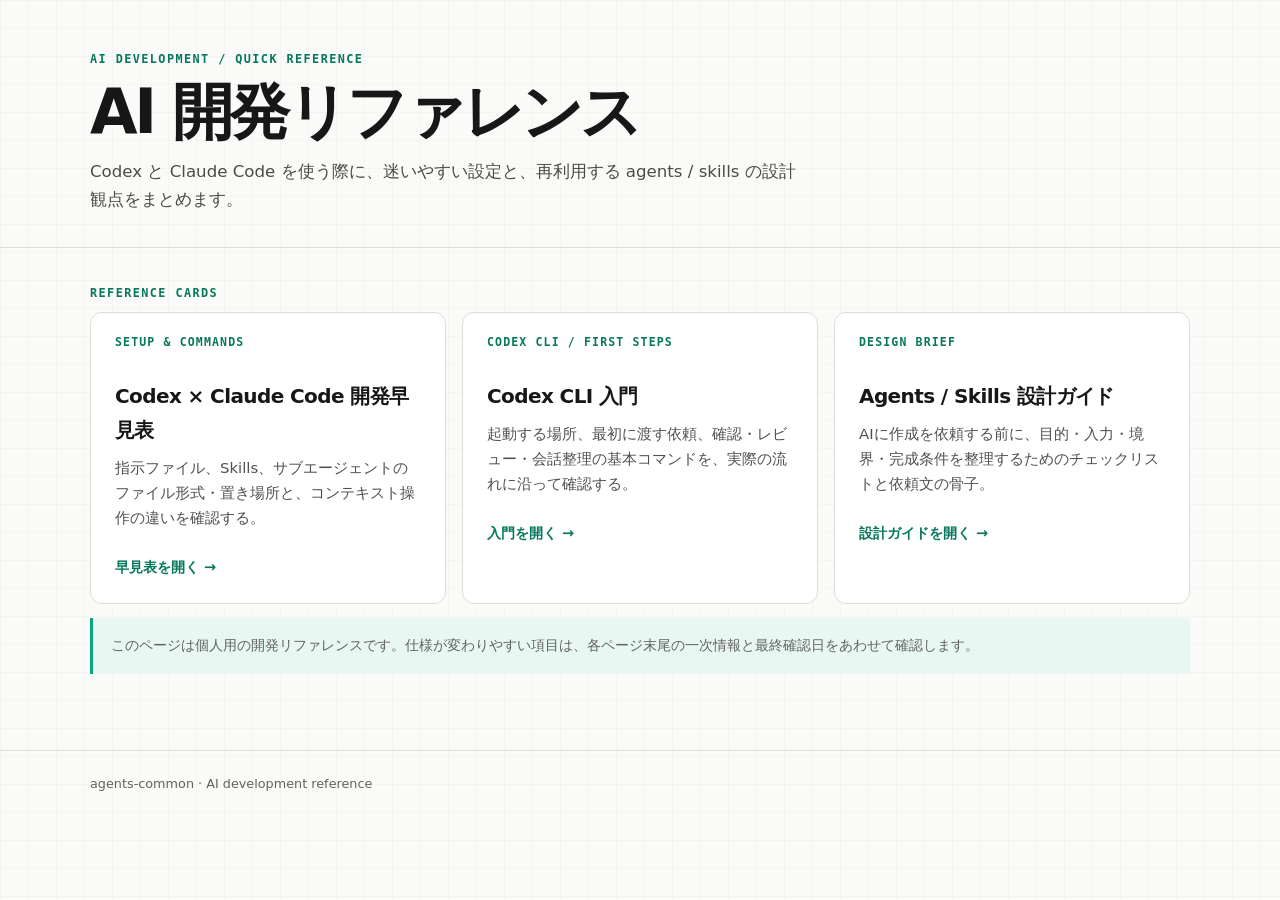
<file: docs/index.html>
<!doctype html>
<html lang="ja">
<head>
  <meta charset="utf-8">
  <meta name="viewport" content="width=device-width, initial-scale=1">
  <meta name="description" content="Codex と Claude Code を使うための個人用AI開発リファレンス">
  <title>AI 開発リファレンス | agents-common</title>
  <link rel="stylesheet" href="css/default.css">
</head>
<body>
  <header><div class="wrap">
    <p class="eyebrow">AI DEVELOPMENT / QUICK REFERENCE</p>
    <h1>AI 開発リファレンス</h1>
    <p class="lede">Codex と Claude Code を使う際に、迷いやすい設定と、再利用する agents / skills の設計観点をまとめます。</p>
  </div></header>
  <main class="wrap">
    <p class="caption">REFERENCE CARDS</p>
    <div class="cards">
      <a class="card" href="ai-dev-quick-reference.html">
        <span class="kind">SETUP &amp; COMMANDS</span>
        <h2>Codex × Claude Code 開発早見表</h2>
        <p>指示ファイル、Skills、サブエージェントのファイル形式・置き場所と、コンテキスト操作の違いを確認する。</p>
        <span class="arrow">早見表を開く →</span>
      </a>
      <a class="card" href="codex-cli-getting-started.html">
        <span class="kind">CODEX CLI / FIRST STEPS</span>
        <h2>Codex CLI 入門</h2>
        <p>起動する場所、最初に渡す依頼、確認・レビュー・会話整理の基本コマンドを、実際の流れに沿って確認する。</p>
        <span class="arrow">入門を開く →</span>
      </a>
      <a class="card" href="agents-and-skills-design-guide.html">
        <span class="kind">DESIGN BRIEF</span>
        <h2>Agents / Skills 設計ガイド</h2>
        <p>AIに作成を依頼する前に、目的・入力・境界・完成条件を整理するためのチェックリストと依頼文の骨子。</p>
        <span class="arrow">設計ガイドを開く →</span>
      </a>
    </div>
    <div class="note">このページは個人用の開発リファレンスです。仕様が変わりやすい項目は、各ページ末尾の一次情報と最終確認日をあわせて確認します。</div>
  </main>
  <footer><div class="wrap">agents-common · AI development reference</div></footer>
</body>
</html>
</file>
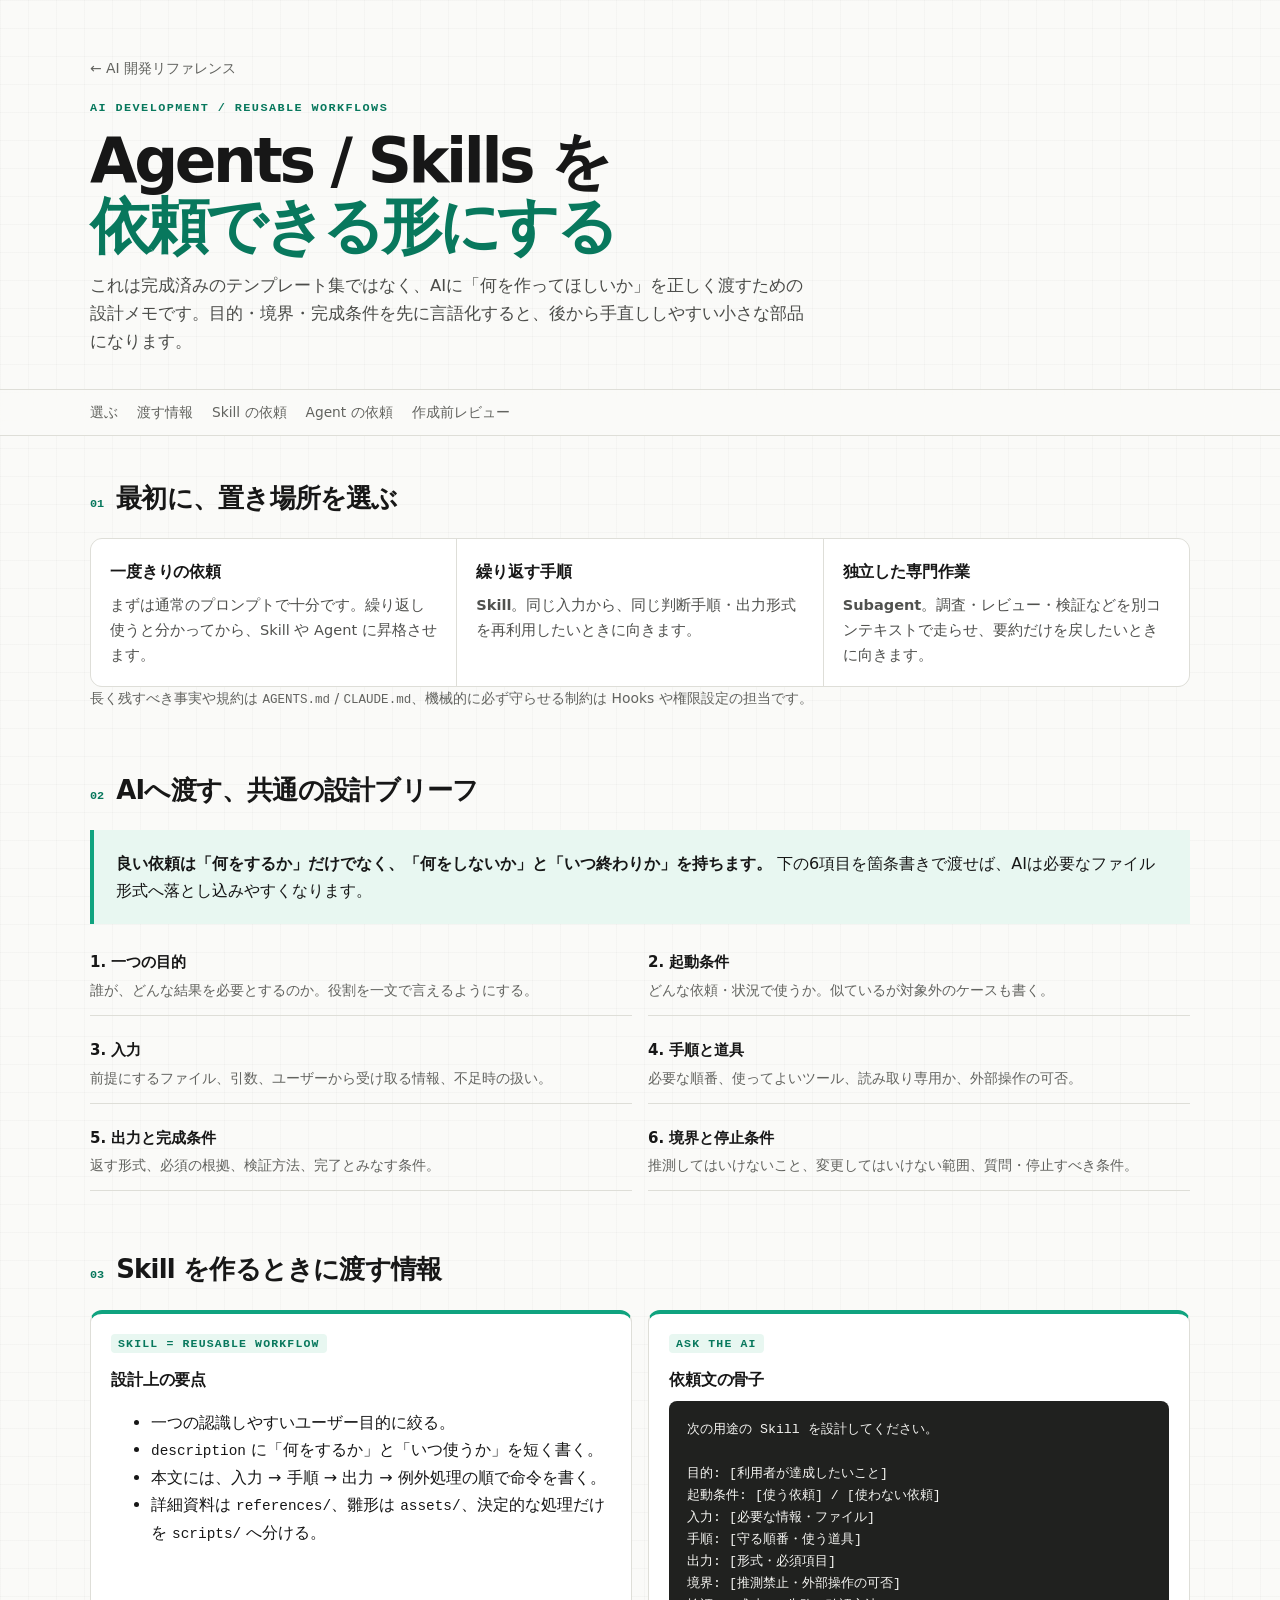
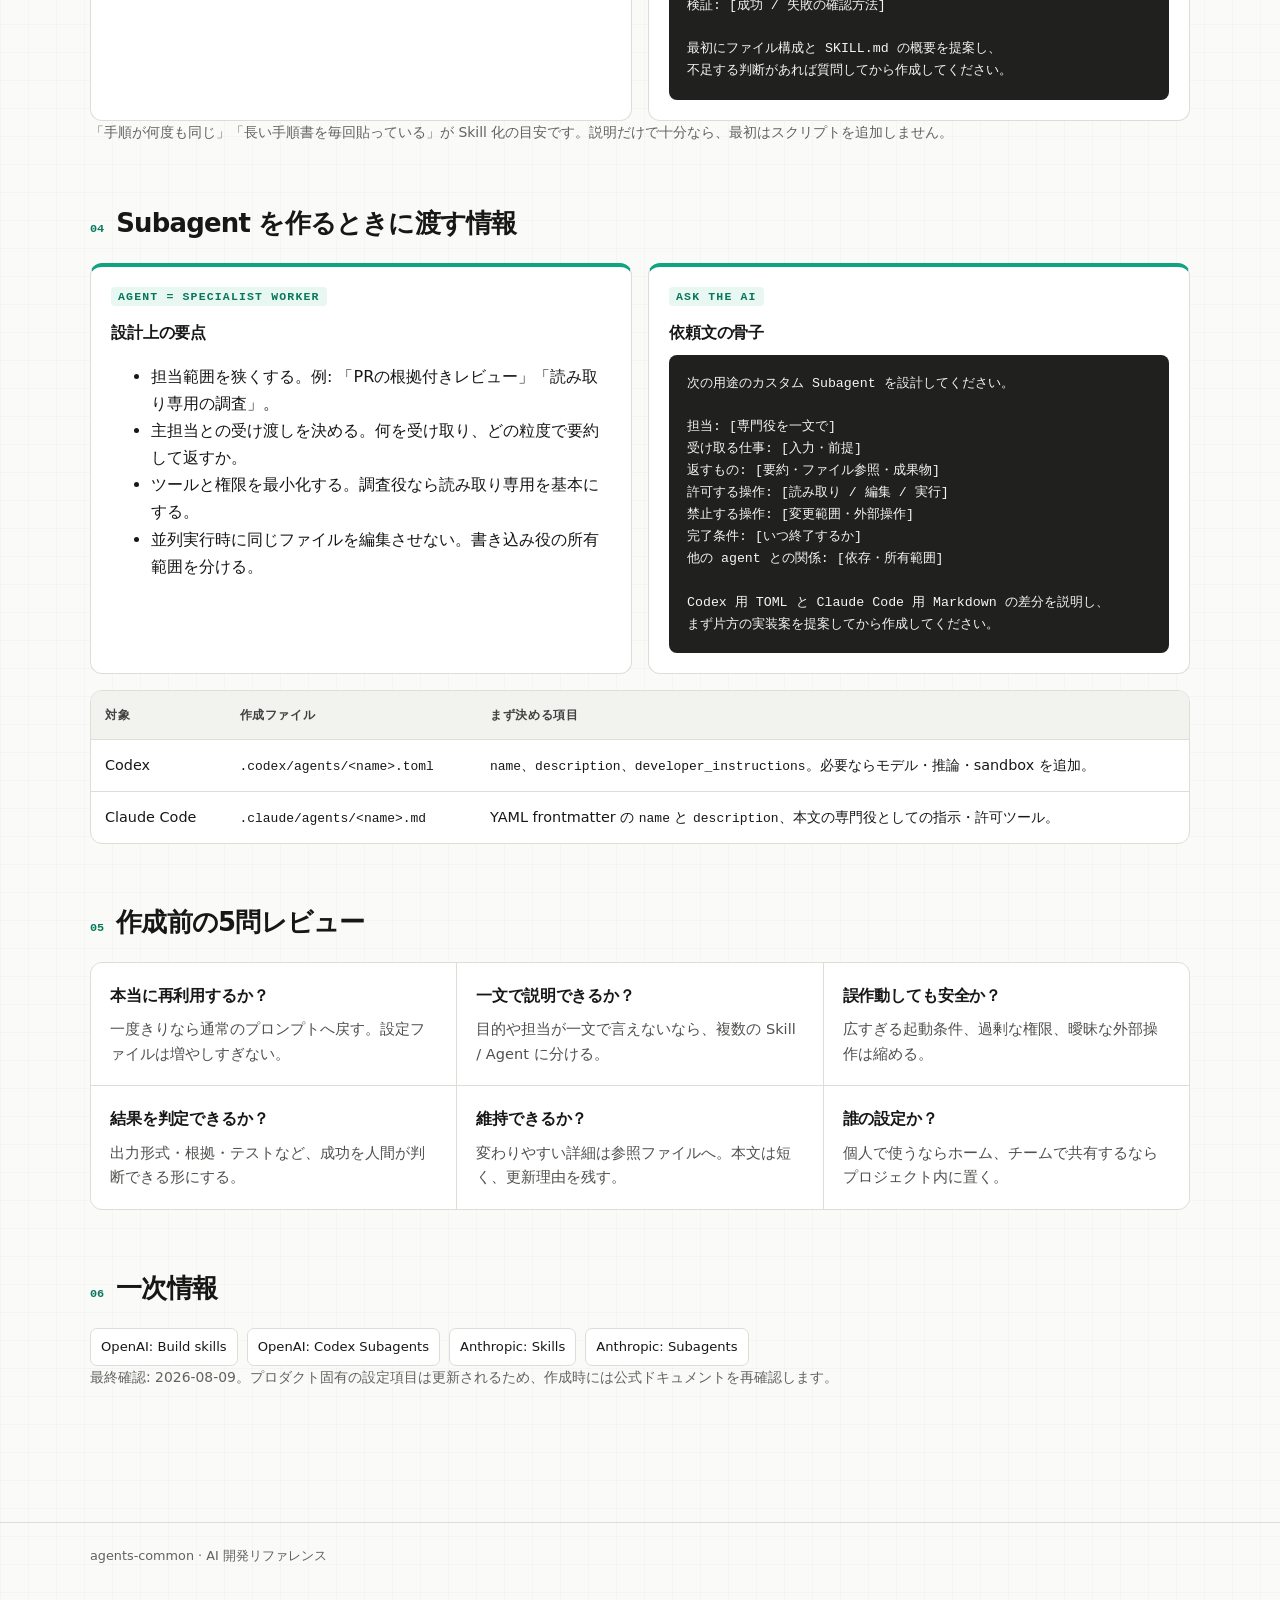
<file: docs/agents-and-skills-design-guide.html>
<!doctype html>
<html lang="ja">
<head>
  <meta charset="utf-8">
  <meta name="viewport" content="width=device-width, initial-scale=1">
  <meta name="description" content="Codex と Claude Code の agents / skills をAIと設計するための要件整理ガイド">
  <title>Agents / Skills 設計ガイド | AI 開発リファレンス</title>
  <link rel="stylesheet" href="css/default.css">
</head>
<body>
  <header><div class="wrap">
    <a class="back" href="index.html">← AI 開発リファレンス</a>
    <p class="eyebrow">AI DEVELOPMENT / REUSABLE WORKFLOWS</p>
    <h1>Agents / Skills を<br><em>依頼できる形にする</em></h1>
    <p class="lede">これは完成済みのテンプレート集ではなく、AIに「何を作ってほしいか」を正しく渡すための設計メモです。目的・境界・完成条件を先に言語化すると、後から手直ししやすい小さな部品になります。</p>
  </div></header>
  <nav aria-label="ページ内ナビゲーション"><div class="wrap">
    <a href="#choose">選ぶ</a><a href="#brief">渡す情報</a><a href="#skill">Skill の依頼</a><a href="#agent">Agent の依頼</a><a href="#review">作成前レビュー</a>
  </div></nav>
  <main class="wrap">
    <section id="choose">
      <div class="section-title"><span>01</span><h2>最初に、置き場所を選ぶ</h2></div>
      <div class="decision">
        <article><h3>一度きりの依頼</h3><p>まずは通常のプロンプトで十分です。繰り返し使うと分かってから、Skill や Agent に昇格させます。</p></article>
        <article><h3>繰り返す手順</h3><p><strong>Skill</strong>。同じ入力から、同じ判断手順・出力形式を再利用したいときに向きます。</p></article>
        <article><h3>独立した専門作業</h3><p><strong>Subagent</strong>。調査・レビュー・検証などを別コンテキストで走らせ、要約だけを戻したいときに向きます。</p></article>
      </div>
      <p class="hint">長く残すべき事実や規約は <code>AGENTS.md</code> / <code>CLAUDE.md</code>、機械的に必ず守らせる制約は Hooks や権限設定の担当です。</p>
    </section>

    <section id="brief">
      <div class="section-title"><span>02</span><h2>AIへ渡す、共通の設計ブリーフ</h2></div>
      <div class="lead-card"><p><strong>良い依頼は「何をするか」だけでなく、「何をしないか」と「いつ終わりか」を持ちます。</strong> 下の6項目を箇条書きで渡せば、AIは必要なファイル形式へ落とし込みやすくなります。</p></div>
      <ul class="checklist" style="margin-top:14px;">
        <li><strong>1. 一つの目的</strong><span>誰が、どんな結果を必要とするのか。役割を一文で言えるようにする。</span></li>
        <li><strong>2. 起動条件</strong><span>どんな依頼・状況で使うか。似ているが対象外のケースも書く。</span></li>
        <li><strong>3. 入力</strong><span>前提にするファイル、引数、ユーザーから受け取る情報、不足時の扱い。</span></li>
        <li><strong>4. 手順と道具</strong><span>必要な順番、使ってよいツール、読み取り専用か、外部操作の可否。</span></li>
        <li><strong>5. 出力と完成条件</strong><span>返す形式、必須の根拠、検証方法、完了とみなす条件。</span></li>
        <li><strong>6. 境界と停止条件</strong><span>推測してはいけないこと、変更してはいけない範囲、質問・停止すべき条件。</span></li>
      </ul>
    </section>

    <section id="skill">
      <div class="section-title"><span>03</span><h2>Skill を作るときに渡す情報</h2></div>
      <div class="split">
        <article class="card skill">
          <span class="tag">SKILL = REUSABLE WORKFLOW</span>
          <h3>設計上の要点</h3>
          <ul>
            <li>一つの認識しやすいユーザー目的に絞る。</li>
            <li><code>description</code> に「何をするか」と「いつ使うか」を短く書く。</li>
            <li>本文には、入力 → 手順 → 出力 → 例外処理の順で命令を書く。</li>
            <li>詳細資料は <code>references/</code>、雛形は <code>assets/</code>、決定的な処理だけを <code>scripts/</code> へ分ける。</li>
          </ul>
        </article>
        <article class="card skill">
          <span class="tag">ASK THE AI</span>
          <h3>依頼文の骨子</h3>
          <pre>次の用途の Skill を設計してください。

目的: [利用者が達成したいこと]
起動条件: [使う依頼] / [使わない依頼]
入力: [必要な情報・ファイル]
手順: [守る順番・使う道具]
出力: [形式・必須項目]
境界: [推測禁止・外部操作の可否]
検証: [成功 / 失敗の確認方法]

最初にファイル構成と SKILL.md の概要を提案し、
不足する判断があれば質問してから作成してください。</pre>
        </article>
      </div>
      <p class="hint">「手順が何度も同じ」「長い手順書を毎回貼っている」が Skill 化の目安です。説明だけで十分なら、最初はスクリプトを追加しません。</p>
    </section>

    <section id="agent">
      <div class="section-title"><span>04</span><h2>Subagent を作るときに渡す情報</h2></div>
      <div class="split">
        <article class="card agent">
          <span class="tag">AGENT = SPECIALIST WORKER</span>
          <h3>設計上の要点</h3>
          <ul>
            <li>担当範囲を狭くする。例: 「PRの根拠付きレビュー」「読み取り専用の調査」。</li>
            <li>主担当との受け渡しを決める。何を受け取り、どの粒度で要約して返すか。</li>
            <li>ツールと権限を最小化する。調査役なら読み取り専用を基本にする。</li>
            <li>並列実行時に同じファイルを編集させない。書き込み役の所有範囲を分ける。</li>
          </ul>
        </article>
        <article class="card agent">
          <span class="tag">ASK THE AI</span>
          <h3>依頼文の骨子</h3>
          <pre>次の用途のカスタム Subagent を設計してください。

担当: [専門役を一文で]
受け取る仕事: [入力・前提]
返すもの: [要約・ファイル参照・成果物]
許可する操作: [読み取り / 編集 / 実行]
禁止する操作: [変更範囲・外部操作]
完了条件: [いつ終了するか]
他の agent との関係: [依存・所有範囲]

Codex 用 TOML と Claude Code 用 Markdown の差分を説明し、
まず片方の実装案を提案してから作成してください。</pre>
        </article>
      </div>
      <div class="table-wrap" style="margin-top:16px;"><table>
        <thead><tr><th>対象</th><th>作成ファイル</th><th>まず決める項目</th></tr></thead>
        <tbody>
          <tr><td>Codex</td><td><code>.codex/agents/&lt;name&gt;.toml</code></td><td><code>name</code>、<code>description</code>、<code>developer_instructions</code>。必要ならモデル・推論・sandbox を追加。</td></tr>
          <tr><td>Claude Code</td><td><code>.claude/agents/&lt;name&gt;.md</code></td><td>YAML frontmatter の <code>name</code> と <code>description</code>、本文の専門役としての指示・許可ツール。</td></tr>
        </tbody>
      </table></div>
    </section>

    <section id="review">
      <div class="section-title"><span>05</span><h2>作成前の5問レビュー</h2></div>
      <div class="decision">
        <article><h3>本当に再利用するか？</h3><p>一度きりなら通常のプロンプトへ戻す。設定ファイルは増やしすぎない。</p></article>
        <article><h3>一文で説明できるか？</h3><p>目的や担当が一文で言えないなら、複数の Skill / Agent に分ける。</p></article>
        <article><h3>誤作動しても安全か？</h3><p>広すぎる起動条件、過剰な権限、曖昧な外部操作は縮める。</p></article>
        <article><h3>結果を判定できるか？</h3><p>出力形式・根拠・テストなど、成功を人間が判断できる形にする。</p></article>
        <article><h3>維持できるか？</h3><p>変わりやすい詳細は参照ファイルへ。本文は短く、更新理由を残す。</p></article>
        <article><h3>誰の設定か？</h3><p>個人で使うならホーム、チームで共有するならプロジェクト内に置く。</p></article>
      </div>
    </section>

    <section>
      <div class="section-title"><span>06</span><h2>一次情報</h2></div>
      <div class="sources">
        <a href="https://learn.chatgpt.com/docs/build-skills">OpenAI: Build skills</a>
        <a href="https://learn.chatgpt.com/docs/agent-configuration/subagents">OpenAI: Codex Subagents</a>
        <a href="https://code.claude.com/docs/en/skills">Anthropic: Skills</a>
        <a href="https://code.claude.com/docs/en/sub-agents">Anthropic: Subagents</a>
      </div>
      <p class="hint">最終確認: 2026-08-09。プロダクト固有の設定項目は更新されるため、作成時には公式ドキュメントを再確認します。</p>
    </section>
  </main>
  <footer><div class="wrap">agents-common · AI 開発リファレンス</div></footer>
</body>
</html>
</file>
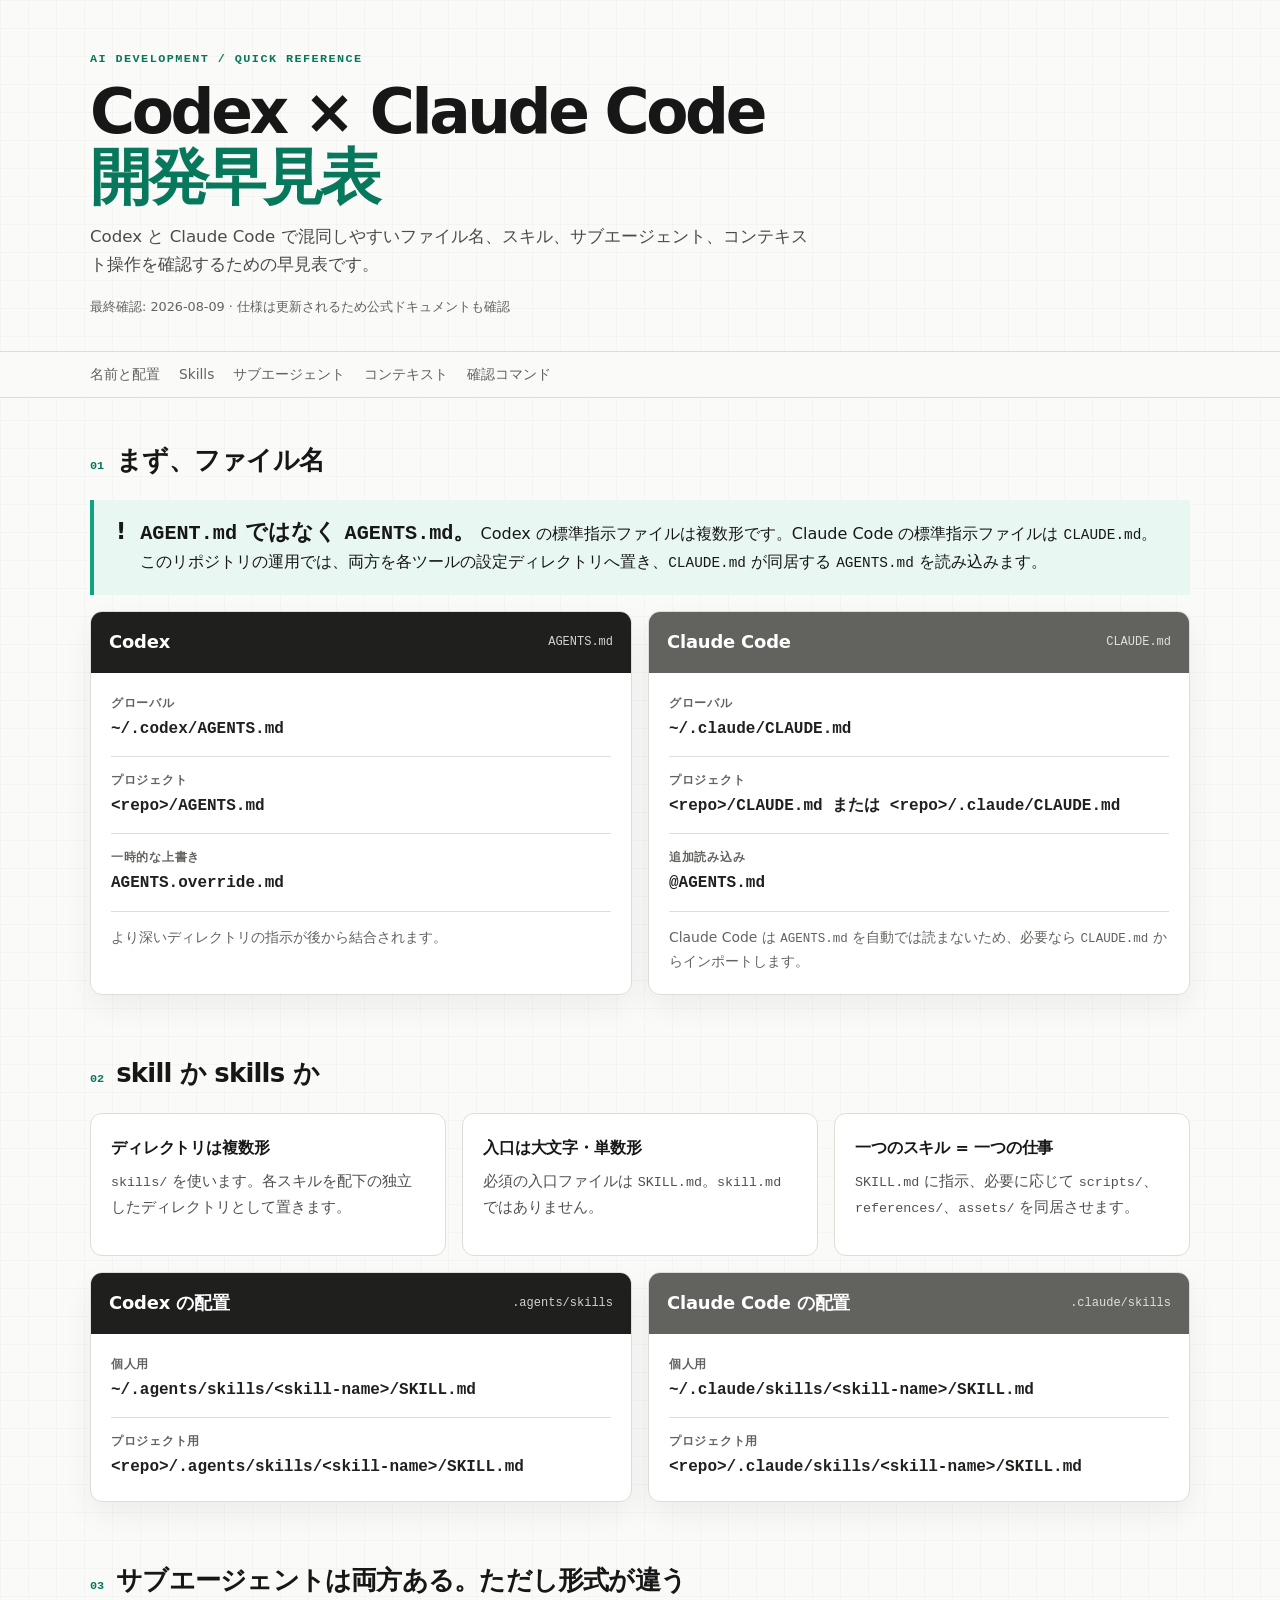
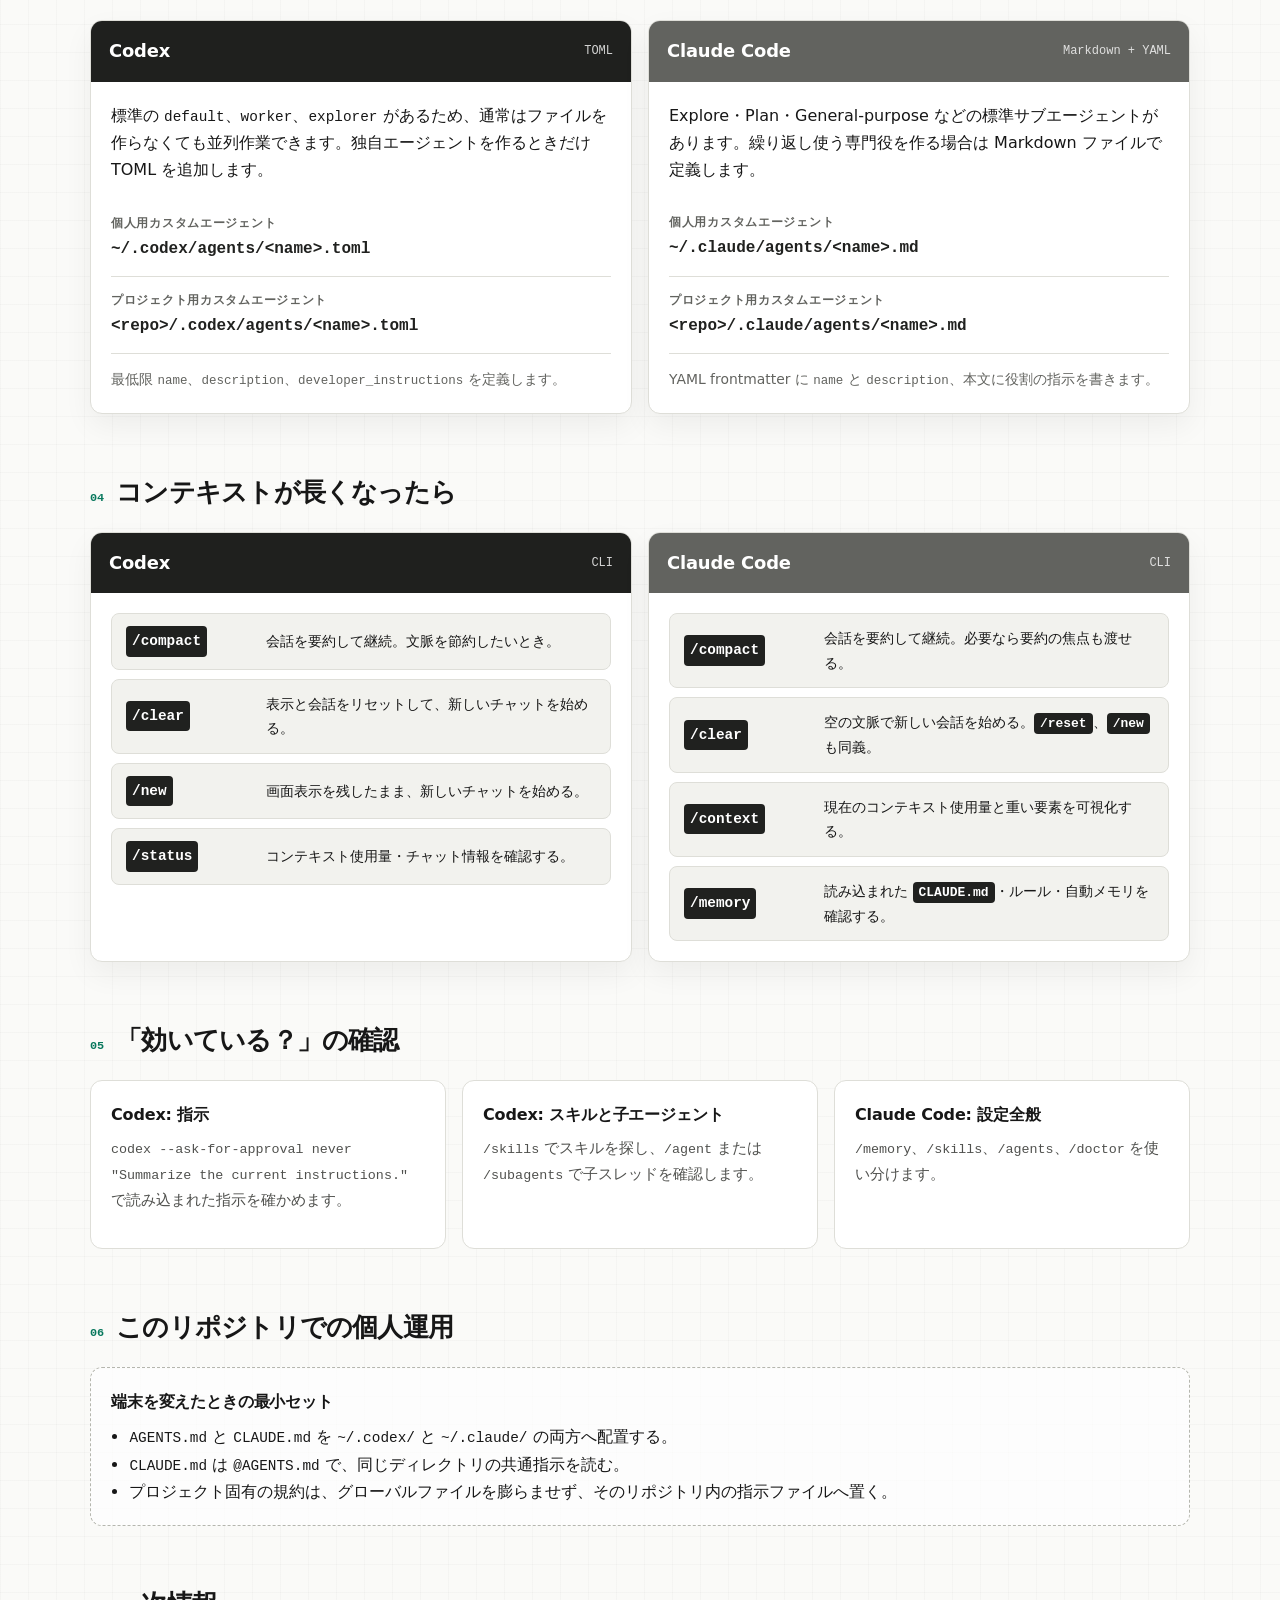
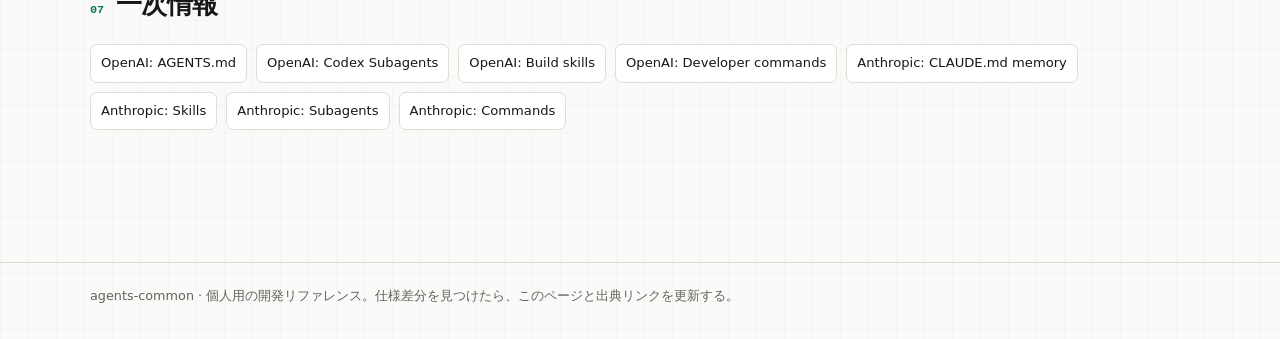
<file: docs/ai-dev-quick-reference.html>
<!doctype html>
<html lang="ja">
<head>
  <meta charset="utf-8">
  <meta name="viewport" content="width=device-width, initial-scale=1">
  <meta name="description" content="Codex と Claude Code のファイル名、配置場所、サブエージェント、コンテキスト操作のクイックリファレンス">
  <title>AI 開発・混同防止カード | Codex × Claude Code</title>
  <link rel="stylesheet" href="css/default.css">
</head>
<body>
  <header class="masthead">
    <div class="wrap">
      <p class="eyebrow">AI DEVELOPMENT / QUICK REFERENCE</p>
      <h1>Codex × Claude Code<br><em>開発早見表</em></h1>
      <p class="lede">Codex と Claude Code で混同しやすいファイル名、スキル、サブエージェント、コンテキスト操作を確認するための早見表です。</p>
      <span class="stamp">最終確認: 2026-08-09 · 仕様は更新されるため公式ドキュメントも確認</span>
    </div>
  </header>

  <nav aria-label="ページ内ナビゲーション">
    <div class="wrap">
      <a href="#names">名前と配置</a>
      <a href="#skills">Skills</a>
      <a href="#agents">サブエージェント</a>
      <a href="#context">コンテキスト</a>
      <a href="#checks">確認コマンド</a>
    </div>
  </nav>

  <main class="wrap">
    <section id="names">
      <div class="section-title"><span>01</span><h2>まず、ファイル名</h2></div>
      <div class="answer">
        <strong>!</strong>
        <p><strong><code>AGENT.md</code> ではなく <code>AGENTS.md</code>。</strong> Codex の標準指示ファイルは複数形です。Claude Code の標準指示ファイルは <code>CLAUDE.md</code>。このリポジトリの運用では、両方を各ツールの設定ディレクトリへ置き、<code>CLAUDE.md</code> が同居する <code>AGENTS.md</code> を読み込みます。</p>
      </div>
      <div class="comparison" style="margin-top: 16px;">
        <article class="tool-card codex">
          <header><h3>Codex</h3><small>AGENTS.md</small></header>
          <div class="body">
            <div class="fact"><span class="label">グローバル</span><span class="path">~/.codex/AGENTS.md</span></div>
            <div class="fact"><span class="label">プロジェクト</span><span class="path">&lt;repo&gt;/AGENTS.md</span></div>
            <div class="fact"><span class="label">一時的な上書き</span><span class="path">AGENTS.override.md</span></div>
            <p class="note">より深いディレクトリの指示が後から結合されます。</p>
          </div>
        </article>
        <article class="tool-card claude">
          <header><h3>Claude Code</h3><small>CLAUDE.md</small></header>
          <div class="body">
            <div class="fact"><span class="label">グローバル</span><span class="path">~/.claude/CLAUDE.md</span></div>
            <div class="fact"><span class="label">プロジェクト</span><span class="path">&lt;repo&gt;/CLAUDE.md または &lt;repo&gt;/.claude/CLAUDE.md</span></div>
            <div class="fact"><span class="label">追加読み込み</span><span class="path">@AGENTS.md</span></div>
            <p class="note">Claude Code は <code>AGENTS.md</code> を自動では読まないため、必要なら <code>CLAUDE.md</code> からインポートします。</p>
          </div>
        </article>
      </div>
    </section>

    <section id="skills">
      <div class="section-title"><span>02</span><h2>skill か skills か</h2></div>
      <div class="grid">
        <article class="tile"><h3>ディレクトリは複数形</h3><p><code>skills/</code> を使います。各スキルを配下の独立したディレクトリとして置きます。</p></article>
        <article class="tile"><h3>入口は大文字・単数形</h3><p>必須の入口ファイルは <code>SKILL.md</code>。<code>skill.md</code> ではありません。</p></article>
        <article class="tile"><h3>一つのスキル = 一つの仕事</h3><p><code>SKILL.md</code> に指示、必要に応じて <code>scripts/</code>、<code>references/</code>、<code>assets/</code> を同居させます。</p></article>
      </div>
      <div class="comparison" style="margin-top: 16px;">
        <article class="tool-card codex">
          <header><h3>Codex の配置</h3><small>.agents/skills</small></header>
          <div class="body">
            <div class="fact"><span class="label">個人用</span><span class="path">~/.agents/skills/&lt;skill-name&gt;/SKILL.md</span></div>
            <div class="fact"><span class="label">プロジェクト用</span><span class="path">&lt;repo&gt;/.agents/skills/&lt;skill-name&gt;/SKILL.md</span></div>
          </div>
        </article>
        <article class="tool-card claude">
          <header><h3>Claude Code の配置</h3><small>.claude/skills</small></header>
          <div class="body">
            <div class="fact"><span class="label">個人用</span><span class="path">~/.claude/skills/&lt;skill-name&gt;/SKILL.md</span></div>
            <div class="fact"><span class="label">プロジェクト用</span><span class="path">&lt;repo&gt;/.claude/skills/&lt;skill-name&gt;/SKILL.md</span></div>
          </div>
        </article>
      </div>
    </section>

    <section id="agents">
      <div class="section-title"><span>03</span><h2>サブエージェントは両方ある。ただし形式が違う</h2></div>
      <div class="comparison">
        <article class="tool-card codex">
          <header><h3>Codex</h3><small>TOML</small></header>
          <div class="body">
            <p>標準の <code>default</code>、<code>worker</code>、<code>explorer</code> があるため、通常はファイルを作らなくても並列作業できます。独自エージェントを作るときだけ TOML を追加します。</p>
            <div class="fact"><span class="label">個人用カスタムエージェント</span><span class="path">~/.codex/agents/&lt;name&gt;.toml</span></div>
            <div class="fact"><span class="label">プロジェクト用カスタムエージェント</span><span class="path">&lt;repo&gt;/.codex/agents/&lt;name&gt;.toml</span></div>
            <p class="note">最低限 <code>name</code>、<code>description</code>、<code>developer_instructions</code> を定義します。</p>
          </div>
        </article>
        <article class="tool-card claude">
          <header><h3>Claude Code</h3><small>Markdown + YAML</small></header>
          <div class="body">
            <p>Explore・Plan・General-purpose などの標準サブエージェントがあります。繰り返し使う専門役を作る場合は Markdown ファイルで定義します。</p>
            <div class="fact"><span class="label">個人用カスタムエージェント</span><span class="path">~/.claude/agents/&lt;name&gt;.md</span></div>
            <div class="fact"><span class="label">プロジェクト用カスタムエージェント</span><span class="path">&lt;repo&gt;/.claude/agents/&lt;name&gt;.md</span></div>
            <p class="note">YAML frontmatter に <code>name</code> と <code>description</code>、本文に役割の指示を書きます。</p>
          </div>
        </article>
      </div>
    </section>

    <section id="context">
      <div class="section-title"><span>04</span><h2>コンテキストが長くなったら</h2></div>
      <div class="comparison">
        <article class="tool-card codex">
          <header><h3>Codex</h3><small>CLI</small></header>
          <div class="body command-list">
            <div class="command"><code>/compact</code><p>会話を要約して継続。文脈を節約したいとき。</p></div>
            <div class="command"><code>/clear</code><p>表示と会話をリセットして、新しいチャットを始める。</p></div>
            <div class="command"><code>/new</code><p>画面表示を残したまま、新しいチャットを始める。</p></div>
            <div class="command"><code>/status</code><p>コンテキスト使用量・チャット情報を確認する。</p></div>
          </div>
        </article>
        <article class="tool-card claude">
          <header><h3>Claude Code</h3><small>CLI</small></header>
          <div class="body command-list">
            <div class="command"><code>/compact</code><p>会話を要約して継続。必要なら要約の焦点も渡せる。</p></div>
            <div class="command"><code>/clear</code><p>空の文脈で新しい会話を始める。<code>/reset</code>、<code>/new</code> も同義。</p></div>
            <div class="command"><code>/context</code><p>現在のコンテキスト使用量と重い要素を可視化する。</p></div>
            <div class="command"><code>/memory</code><p>読み込まれた <code>CLAUDE.md</code>・ルール・自動メモリを確認する。</p></div>
          </div>
        </article>
      </div>
    </section>

    <section id="checks">
      <div class="section-title"><span>05</span><h2>「効いている？」の確認</h2></div>
      <div class="grid">
        <article class="tile"><h3>Codex: 指示</h3><p><code>codex --ask-for-approval never "Summarize the current instructions."</code> で読み込まれた指示を確かめます。</p></article>
        <article class="tile"><h3>Codex: スキルと子エージェント</h3><p><code>/skills</code> でスキルを探し、<code>/agent</code> または <code>/subagents</code> で子スレッドを確認します。</p></article>
        <article class="tile"><h3>Claude Code: 設定全般</h3><p><code>/memory</code>、<code>/skills</code>、<code>/agents</code>、<code>/doctor</code> を使い分けます。</p></article>
      </div>
    </section>

    <section>
      <div class="section-title"><span>06</span><h2>このリポジトリでの個人運用</h2></div>
      <div class="personal">
        <h3>端末を変えたときの最小セット</h3>
        <ul>
          <li><code>AGENTS.md</code> と <code>CLAUDE.md</code> を <code>~/.codex/</code> と <code>~/.claude/</code> の両方へ配置する。</li>
          <li><code>CLAUDE.md</code> は <code>@AGENTS.md</code> で、同じディレクトリの共通指示を読む。</li>
          <li>プロジェクト固有の規約は、グローバルファイルを膨らませず、そのリポジトリ内の指示ファイルへ置く。</li>
        </ul>
      </div>
    </section>

    <section>
      <div class="section-title"><span>07</span><h2>一次情報</h2></div>
      <div class="sources">
        <a href="https://learn.chatgpt.com/docs/agent-configuration/agents-md">OpenAI: AGENTS.md</a>
        <a href="https://learn.chatgpt.com/docs/agent-configuration/subagents">OpenAI: Codex Subagents</a>
        <a href="https://learn.chatgpt.com/docs/build-skills">OpenAI: Build skills</a>
        <a href="https://learn.chatgpt.com/docs/developer-commands">OpenAI: Developer commands</a>
        <a href="https://code.claude.com/docs/en/memory">Anthropic: CLAUDE.md memory</a>
        <a href="https://code.claude.com/docs/en/skills">Anthropic: Skills</a>
        <a href="https://code.claude.com/docs/en/sub-agents">Anthropic: Subagents</a>
        <a href="https://code.claude.com/docs/en/commands">Anthropic: Commands</a>
      </div>
    </section>
  </main>

  <footer><div class="wrap">agents-common · 個人用の開発リファレンス。仕様差分を見つけたら、このページと出典リンクを更新する。</div></footer>
</body>
</html>
</file>
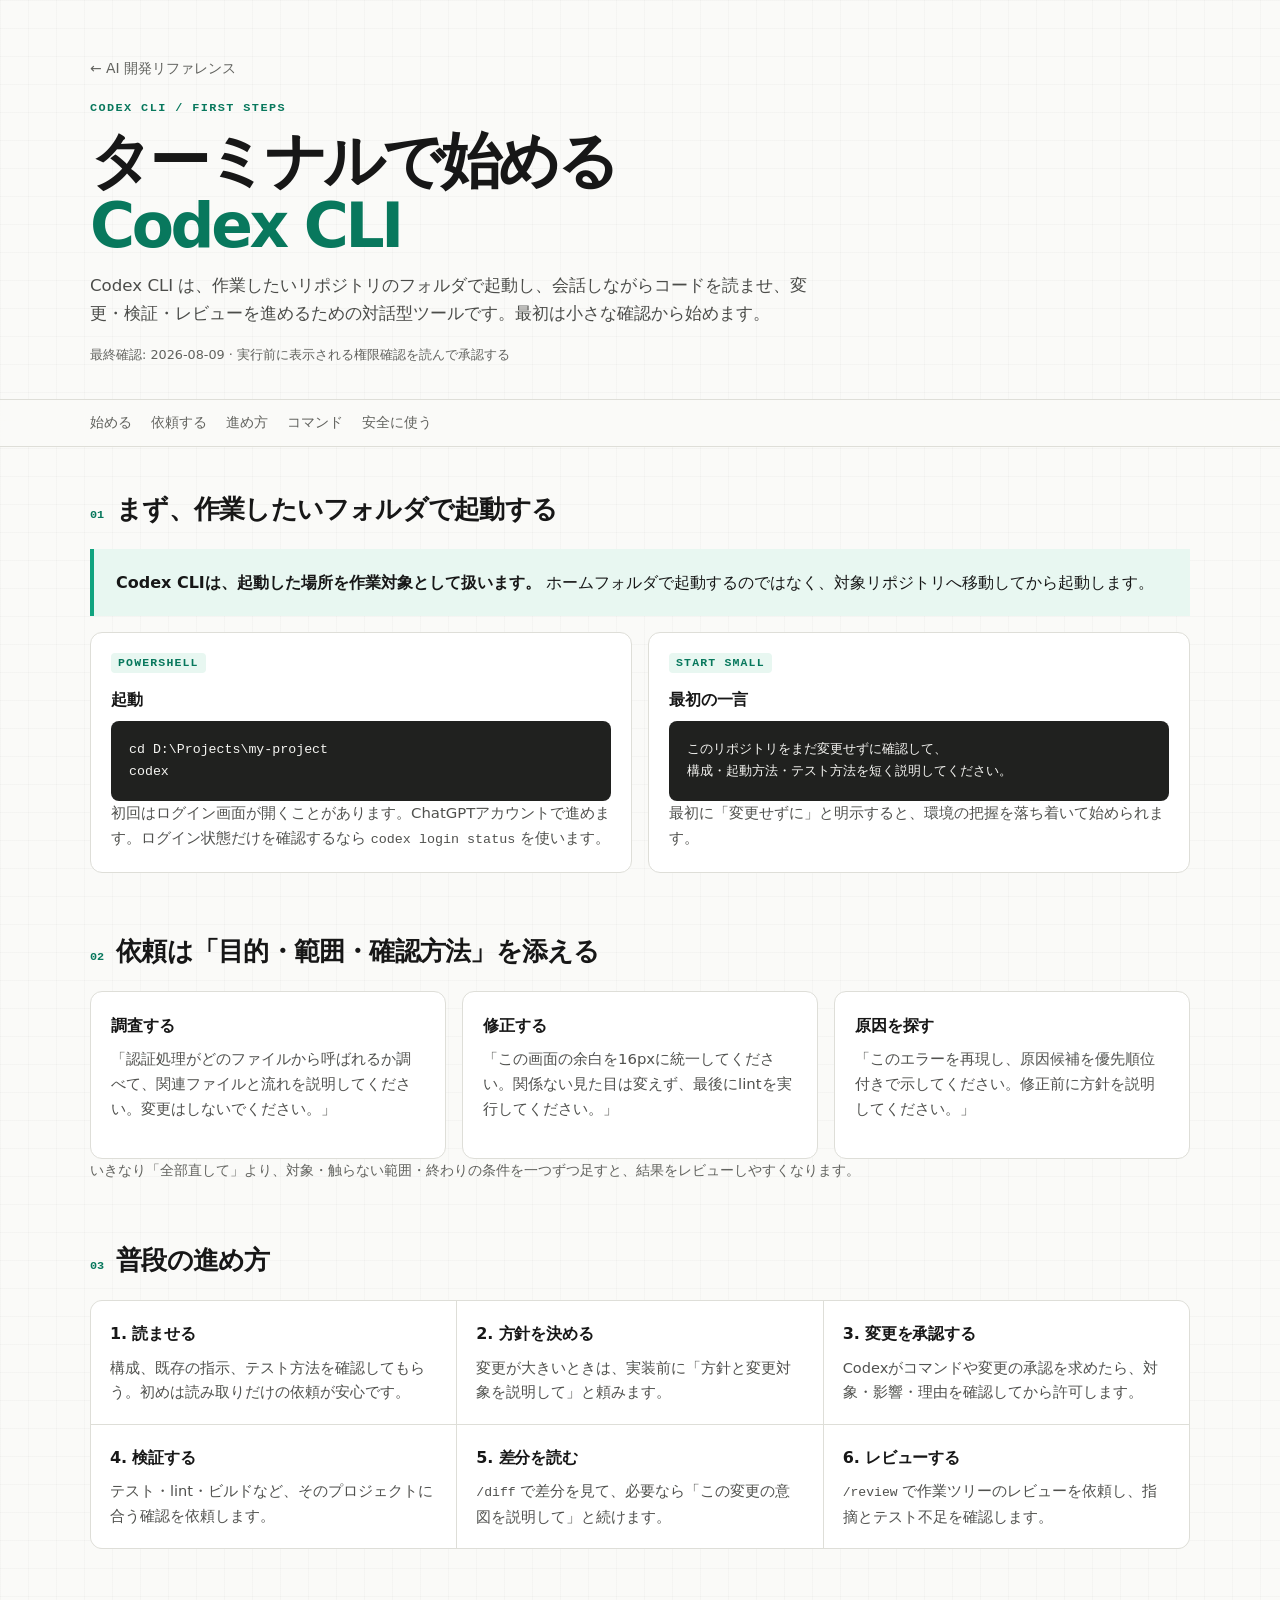
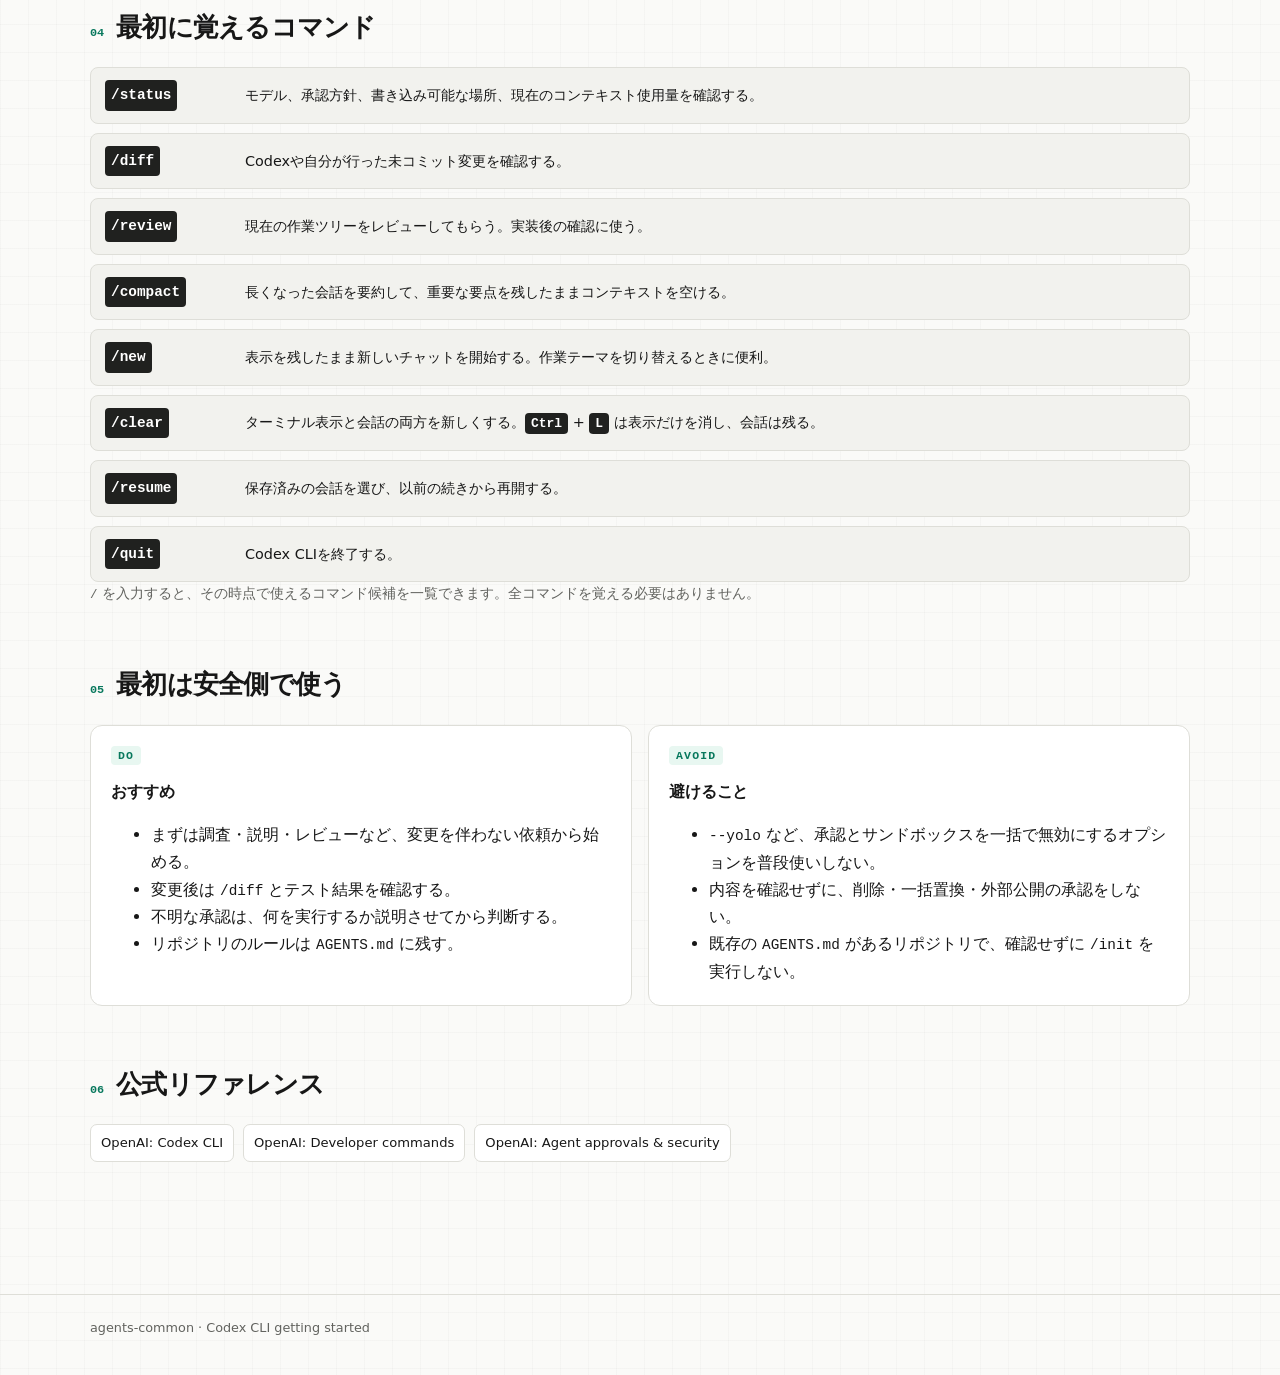
<file: docs/codex-cli-getting-started.html>
<!doctype html>
<html lang="ja">
<head>
  <meta charset="utf-8">
  <meta name="viewport" content="width=device-width, initial-scale=1">
  <meta name="description" content="Codex CLI を初めて使う人のための、起動・依頼・確認・会話整理の入門ガイド">
  <title>Codex CLI 入門 | AI 開発リファレンス</title>
  <link rel="stylesheet" href="css/default.css">
</head>
<body>
  <header>
    <div class="wrap">
      <a class="back" href="index.html">← AI 開発リファレンス</a>
      <p class="eyebrow">CODEX CLI / FIRST STEPS</p>
      <h1>ターミナルで始める<br><em>Codex CLI</em></h1>
      <p class="lede">Codex CLI は、作業したいリポジトリのフォルダで起動し、会話しながらコードを読ませ、変更・検証・レビューを進めるための対話型ツールです。最初は小さな確認から始めます。</p>
      <span class="stamp">最終確認: 2026-08-09 · 実行前に表示される権限確認を読んで承認する</span>
    </div>
  </header>

  <nav aria-label="ページ内ナビゲーション"><div class="wrap">
    <a href="#start">始める</a><a href="#prompt">依頼する</a><a href="#flow">進め方</a><a href="#commands">コマンド</a><a href="#safety">安全に使う</a>
  </div></nav>

  <main class="wrap">
    <section id="start">
      <div class="section-title"><span>01</span><h2>まず、作業したいフォルダで起動する</h2></div>
      <div class="lead-card"><p><strong>Codex CLIは、起動した場所を作業対象として扱います。</strong> ホームフォルダで起動するのではなく、対象リポジトリへ移動してから起動します。</p></div>
      <div class="split" style="margin-top:16px;">
        <article class="card">
          <span class="tag">POWERSHELL</span>
          <h3>起動</h3>
          <pre>cd D:\Projects\my-project
codex</pre>
          <p class="hint">初回はログイン画面が開くことがあります。ChatGPTアカウントで進めます。ログイン状態だけを確認するなら <code>codex login status</code> を使います。</p>
        </article>
        <article class="card">
          <span class="tag">START SMALL</span>
          <h3>最初の一言</h3>
          <pre>このリポジトリをまだ変更せずに確認して、
構成・起動方法・テスト方法を短く説明してください。</pre>
          <p class="hint">最初に「変更せずに」と明示すると、環境の把握を落ち着いて始められます。</p>
        </article>
      </div>
    </section>

    <section id="prompt">
      <div class="section-title"><span>02</span><h2>依頼は「目的・範囲・確認方法」を添える</h2></div>
      <div class="grid">
        <article class="tile"><h3>調査する</h3><p>「認証処理がどのファイルから呼ばれるか調べて、関連ファイルと流れを説明してください。変更はしないでください。」</p></article>
        <article class="tile"><h3>修正する</h3><p>「この画面の余白を16pxに統一してください。関係ない見た目は変えず、最後にlintを実行してください。」</p></article>
        <article class="tile"><h3>原因を探す</h3><p>「このエラーを再現し、原因候補を優先順位付きで示してください。修正前に方針を説明してください。」</p></article>
      </div>
      <p class="hint">いきなり「全部直して」より、対象・触らない範囲・終わりの条件を一つずつ足すと、結果をレビューしやすくなります。</p>
    </section>

    <section id="flow">
      <div class="section-title"><span>03</span><h2>普段の進め方</h2></div>
      <div class="decision">
        <article><h3>1. 読ませる</h3><p>構成、既存の指示、テスト方法を確認してもらう。初めは読み取りだけの依頼が安心です。</p></article>
        <article><h3>2. 方針を決める</h3><p>変更が大きいときは、実装前に「方針と変更対象を説明して」と頼みます。</p></article>
        <article><h3>3. 変更を承認する</h3><p>Codexがコマンドや変更の承認を求めたら、対象・影響・理由を確認してから許可します。</p></article>
        <article><h3>4. 検証する</h3><p>テスト・lint・ビルドなど、そのプロジェクトに合う確認を依頼します。</p></article>
        <article><h3>5. 差分を読む</h3><p><code>/diff</code> で差分を見て、必要なら「この変更の意図を説明して」と続けます。</p></article>
        <article><h3>6. レビューする</h3><p><code>/review</code> で作業ツリーのレビューを依頼し、指摘とテスト不足を確認します。</p></article>
      </div>
    </section>

    <section id="commands">
      <div class="section-title"><span>04</span><h2>最初に覚えるコマンド</h2></div>
      <div class="command-list">
        <div class="command"><code>/status</code><p>モデル、承認方針、書き込み可能な場所、現在のコンテキスト使用量を確認する。</p></div>
        <div class="command"><code>/diff</code><p>Codexや自分が行った未コミット変更を確認する。</p></div>
        <div class="command"><code>/review</code><p>現在の作業ツリーをレビューしてもらう。実装後の確認に使う。</p></div>
        <div class="command"><code>/compact</code><p>長くなった会話を要約して、重要な要点を残したままコンテキストを空ける。</p></div>
        <div class="command"><code>/new</code><p>表示を残したまま新しいチャットを開始する。作業テーマを切り替えるときに便利。</p></div>
        <div class="command"><code>/clear</code><p>ターミナル表示と会話の両方を新しくする。<code>Ctrl</code> + <code>L</code> は表示だけを消し、会話は残る。</p></div>
        <div class="command"><code>/resume</code><p>保存済みの会話を選び、以前の続きから再開する。</p></div>
        <div class="command"><code>/quit</code><p>Codex CLIを終了する。</p></div>
      </div>
      <p class="hint"><code>/</code> を入力すると、その時点で使えるコマンド候補を一覧できます。全コマンドを覚える必要はありません。</p>
    </section>

    <section id="safety">
      <div class="section-title"><span>05</span><h2>最初は安全側で使う</h2></div>
      <div class="split">
        <article class="card">
          <span class="tag">DO</span>
          <h3>おすすめ</h3>
          <ul>
            <li>まずは調査・説明・レビューなど、変更を伴わない依頼から始める。</li>
            <li>変更後は <code>/diff</code> とテスト結果を確認する。</li>
            <li>不明な承認は、何を実行するか説明させてから判断する。</li>
            <li>リポジトリのルールは <code>AGENTS.md</code> に残す。</li>
          </ul>
        </article>
        <article class="card">
          <span class="tag">AVOID</span>
          <h3>避けること</h3>
          <ul>
            <li><code>--yolo</code> など、承認とサンドボックスを一括で無効にするオプションを普段使いしない。</li>
            <li>内容を確認せずに、削除・一括置換・外部公開の承認をしない。</li>
            <li>既存の <code>AGENTS.md</code> があるリポジトリで、確認せずに <code>/init</code> を実行しない。</li>
          </ul>
        </article>
      </div>
    </section>

    <section>
      <div class="section-title"><span>06</span><h2>公式リファレンス</h2></div>
      <div class="sources">
        <a href="https://learn.chatgpt.com/docs/codex/cli">OpenAI: Codex CLI</a>
        <a href="https://learn.chatgpt.com/docs/developer-commands?surface=cli">OpenAI: Developer commands</a>
        <a href="https://learn.chatgpt.com/docs/agent-approvals-security">OpenAI: Agent approvals &amp; security</a>
      </div>
    </section>
  </main>
  <footer><div class="wrap">agents-common · Codex CLI getting started</div></footer>
</body>
</html>
</file>
<file: docs/css/default.css>
:root {
  --ink: #171717;
  --muted: #62635f;
  --page: #fafaf8;
  --surface: #ffffff;
  --surface-subtle: #f2f2ee;
  --line: #deded8;
  --accent: #10a37f;
  --accent-dark: #08785d;
  --accent-tint: #e8f7f1;
  --code: #20211f;
  --shadow: 0 12px 30px rgba(0, 0, 0, .055);
}

* { box-sizing: border-box; }
html { scroll-behavior: smooth; }
body {
  margin: 0;
  color: var(--ink);
  background: linear-gradient(90deg, rgba(23, 23, 23, .025) 1px, transparent 1px) 0 0 / 28px 28px,
    linear-gradient(rgba(23, 23, 23, .025) 1px, transparent 1px) 0 0 / 28px 28px,
    var(--page);
  font-family: Inter, "Segoe UI", "Yu Gothic UI", "Hiragino Sans", system-ui, sans-serif;
  line-height: 1.7;
}

a { color: var(--accent-dark); }
a:focus-visible { outline: 3px solid rgba(16, 163, 127, .45); outline-offset: 3px; }
code, pre, kbd, .path { font-family: "Cascadia Code", "SFMono-Regular", Consolas, monospace; }
code { font-size: .9em; }
h1, h2, h3, p { margin-top: 0; }
.wrap { width: min(1100px, calc(100% - 32px)); margin: 0 auto; }

header, .masthead { padding: 54px 0 32px; border-bottom: 1px solid var(--line); }
.back { display: inline-block; margin-bottom: 22px; color: var(--muted); font-size: .87rem; text-decoration: none; }
.back:hover { color: var(--accent-dark); text-decoration: underline; text-underline-offset: 4px; }
.eyebrow, .caption {
  margin: 0 0 13px;
  color: var(--accent-dark);
  font: 700 .74rem/1 "Cascadia Code", monospace;
  letter-spacing: .12em;
  text-transform: uppercase;
}
h1 {
  max-width: 790px;
  margin-bottom: 14px;
  font-size: clamp(2rem, 4.8vw, 4.1rem);
  font-weight: 700;
  letter-spacing: -.055em;
  line-height: 1.06;
}
h1 em { color: var(--accent-dark); font-style: normal; }
.lede { max-width: 720px; margin-bottom: 0; color: #4b4c49; font-size: 1.04rem; }
.stamp { display: inline-block; margin-top: 16px; color: var(--muted); font-size: .8rem; }

nav {
  position: sticky;
  top: 0;
  z-index: 5;
  border-bottom: 1px solid var(--line);
  background: rgba(250, 250, 248, .9);
  backdrop-filter: blur(14px);
}
nav .wrap { display: flex; gap: 19px; overflow-x: auto; padding: 11px 0; }
nav a { flex: none; color: var(--muted); font-size: .86rem; text-decoration: none; }
nav a:hover { color: var(--ink); }
main { padding: 40px 0 76px; }
section { margin-bottom: 56px; }
.section-title { display: flex; align-items: baseline; gap: 12px; margin-bottom: 18px; }
.section-title span { color: var(--accent-dark); font: 700 .74rem/1 "Cascadia Code", monospace; }
h2 { margin: 0; font-size: clamp(1.25rem, 2.5vw, 1.62rem); letter-spacing: -.03em; }
h3 { margin-bottom: 8px; font-size: 1rem; letter-spacing: -.01em; }

.cards, .comparison, .split { display: grid; grid-template-columns: repeat(2, minmax(0, 1fr)); gap: 16px; }
.cards { grid-template-columns: repeat(3, minmax(0, 1fr)); }
a.card, .card, .tool-card, .tile {
  display: block;
  border: 1px solid var(--line);
  border-radius: 12px;
  background: var(--surface);
  color: inherit;
}
a.card { min-height: 226px; padding: 24px; text-decoration: none; transition: transform .18s ease, box-shadow .18s ease, border-color .18s ease; }
a.card:hover { transform: translateY(-3px); border-color: #b6b6ae; box-shadow: var(--shadow); }
.kind, .tag { display: block; margin-bottom: 30px; color: var(--accent-dark); font: 700 .72rem/1 "Cascadia Code", monospace; letter-spacing: .1em; }
a.card h2 { margin-bottom: 9px; font-size: 1.25rem; }
.card p, .tile p { color: #50514e; font-size: .93rem; }
.arrow { display: block; margin-top: 23px; color: var(--accent-dark); font-size: .9rem; font-weight: 700; }
.note, .hint { color: var(--muted); font-size: .87rem; }
.note { margin-top: 14px; }
.note:not(.tool-card .note) { padding: 16px 18px; border-left: 3px solid var(--accent); background: var(--accent-tint); }

.answer, .lead-card { padding: 20px 22px; border-left: 4px solid var(--accent); background: var(--accent-tint); }
.answer { display: grid; grid-template-columns: auto 1fr; gap: 14px; align-items: start; }
.answer strong { font-size: 1.4rem; line-height: 1; }
.answer p, .lead-card p { margin: 0; }
.tool-card { overflow: hidden; box-shadow: var(--shadow); }
.tool-card header { display: flex; justify-content: space-between; align-items: center; padding: 15px 18px; border: 0; background: #1f201e; color: white; }
.tool-card.claude header { background: #62635f; }
.tool-card h3 { margin: 0; font-size: 1.12rem; }
.tool-card header small { font-family: "Cascadia Code", monospace; font-size: .75rem; opacity: .8; }
.tool-card .body, .card, .tile { padding: 20px; }
.tool-card p:last-child, .tool-card ul:last-child, .card p:last-child, .card ul:last-child { margin-bottom: 0; }
.fact { padding: 13px 0; border-bottom: 1px solid var(--line); }
.fact:first-child { padding-top: 0; }
.fact:last-child { padding-bottom: 0; border-bottom: 0; }
.label { display: block; margin-bottom: 3px; color: var(--muted); font-size: .74rem; font-weight: 700; letter-spacing: .06em; }
.path { display: block; overflow-wrap: anywhere; color: var(--code); font-weight: 700; }

.grid { display: grid; grid-template-columns: repeat(3, minmax(0, 1fr)); gap: 16px; }
.command-list { display: grid; gap: 9px; }
.command { display: grid; grid-template-columns: 126px 1fr; gap: 14px; align-items: center; padding: 12px 14px; border: 1px solid var(--line); border-radius: 8px; background: var(--surface-subtle); }
.command code { width: fit-content; padding: 3px 6px; border-radius: 4px; background: var(--code); color: white; font-weight: 700; }
.command p { margin: 0; font-size: .9rem; }
.personal { padding: 20px; border: 1px dashed #b5b6ae; border-radius: 12px; background: rgba(255, 255, 255, .65); }
.personal h3 { margin-bottom: 8px; }
.personal ul { margin: 0; padding-left: 1.15rem; }

.decision { display: grid; grid-template-columns: repeat(3, minmax(0, 1fr)); gap: 1px; overflow: hidden; border: 1px solid var(--line); border-radius: 12px; background: var(--line); }
.decision article { padding: 19px; background: var(--surface); }
.decision p { margin: 0; color: #50514e; font-size: .91rem; }
.checklist { display: grid; grid-template-columns: repeat(2, minmax(0, 1fr)); gap: 10px 16px; margin: 0; padding: 0; list-style: none; }
.checklist li { padding: 12px 0; border-bottom: 1px solid var(--line); }
.checklist strong { display: block; font-size: .94rem; }
.checklist span { color: var(--muted); font-size: .88rem; }
.card.skill, .card.agent { border-top: 4px solid var(--accent); }
.tag { width: fit-content; margin-bottom: 13px; padding: 4px 7px; border-radius: 4px; background: var(--accent-tint); }
pre { overflow: auto; margin: 0; padding: 18px; border-radius: 8px; background: var(--code); color: #f5f5f2; font-size: .83rem; line-height: 1.65; white-space: pre-wrap; }
.table-wrap { overflow-x: auto; border: 1px solid var(--line); border-radius: 12px; background: var(--surface); }
table { width: 100%; min-width: 690px; border-collapse: collapse; font-size: .9rem; }
th, td { padding: 13px 14px; border-bottom: 1px solid var(--line); text-align: left; vertical-align: top; }
th { background: var(--surface-subtle); color: #41423f; font-size: .78rem; letter-spacing: .05em; }
tr:last-child td { border-bottom: 0; }
.sources { display: flex; flex-wrap: wrap; gap: 9px; }
.sources a { padding: 7px 10px; border: 1px solid var(--line); border-radius: 7px; background: var(--surface); color: var(--ink); font-size: .82rem; text-decoration: none; }
.sources a:hover { border-color: var(--accent); color: var(--accent-dark); }
footer { padding: 22px 0 38px; border-top: 1px solid var(--line); color: var(--muted); font-size: .8rem; }

@media (max-width: 760px) {
  header, .masthead { padding-top: 40px; }
  .cards, .comparison, .split, .grid, .checklist, .decision { grid-template-columns: 1fr; }
  .command { grid-template-columns: 102px 1fr; gap: 10px; }
}
@media (prefers-reduced-motion: reduce) {
  html { scroll-behavior: auto; }
  a.card { transition: none; }
}
</file>
